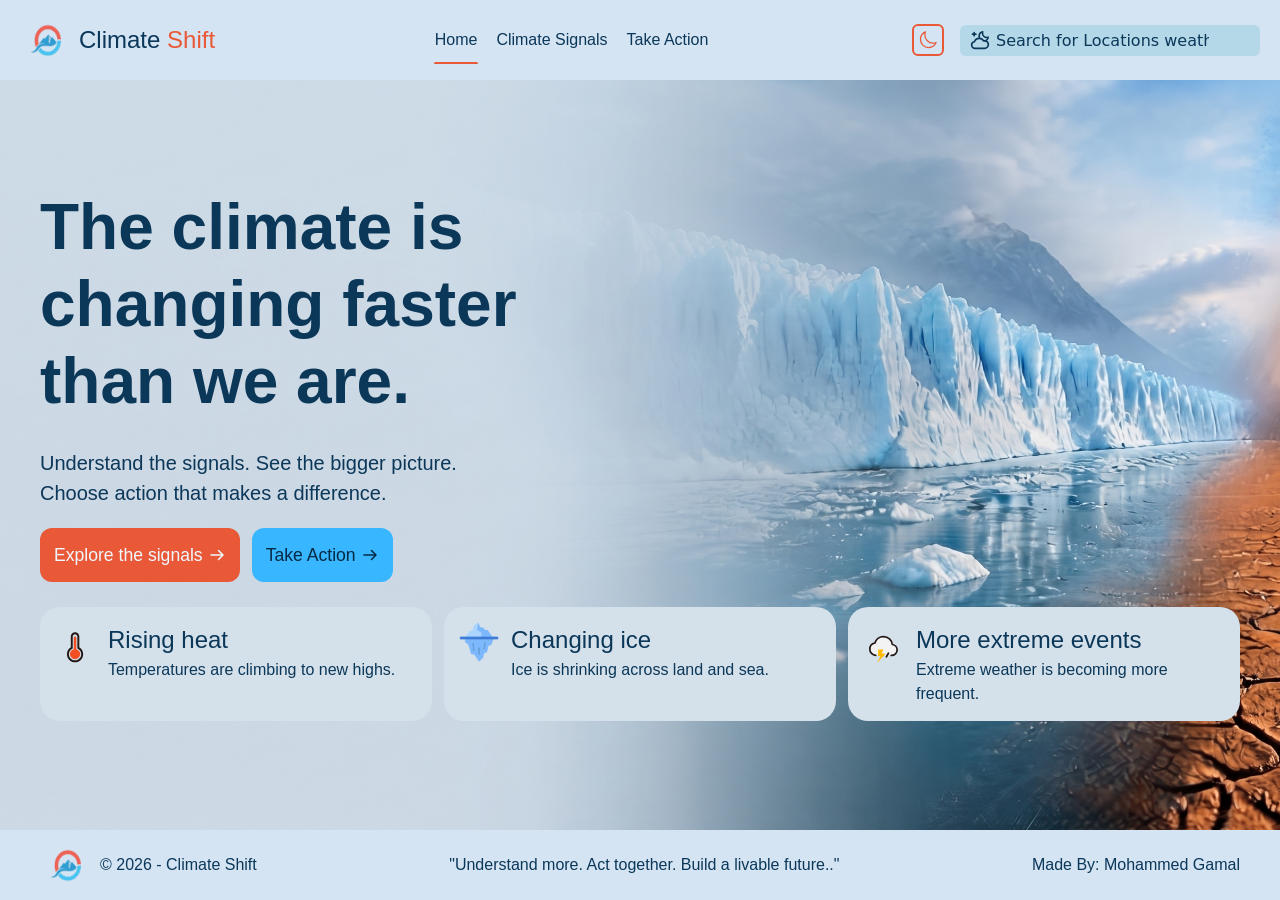
<file: index.html>
<!DOCTYPE html>
<html lang="en">

<head>
    <meta charset="UTF-8">
    <meta name="viewport" content="width=device-width, initial-scale=1.0">
    <title>Climate Shift</title>
    <link rel="stylesheet" href="assets/bootstrap.min.css">
    <link rel="stylesheet" href="assets/main.css">
</head>

<body>
    <nav class="navbar">
        <a href="index.html" target="_self" class="navbar-brand">
            <img class="logo" src="assets/images/logo.webp">
            <span class="navbar-brand-title">Climate <span>Shift</span></span>
        </a>
        <ul class="navbar-links">
            <li class="nav-link"><a href="index.html" target="_self">Home</a></li>
            <li class="nav-link"><a href="climate_signals.html" target="_self">Climate Signals</a></li>
            <li class="nav-link"><a href="take_action.html" target="_self">Take Action</a></li>
        </ul>
        <div class="collapsed-navbar">
            <ul class="collapsed-navbar-links">
                <li>
                    <div
                        class="collapsed-weather-search weather-search d-flex justify-content-center align-items-center position-relative d-none">
                        <svg width="20px" height="20px" viewBox="0 0 24 24" fill="none"
                            xmlns="http://www.w3.org/2000/svg">
                            <path
                                d="M16.5 13C19.0768 13 21.2397 11.228 21.8366 8.83604C21.4087 8.94287 20.961 8.99958 20.5 8.99958C17.4624 8.99958 15 6.53715 15 3.49958C15 3.03881 15.0567 2.59128 15.1634 2.16357C12.7717 2.76068 11 4.92345 11 7.50003C11 8.41275 11.2223 9.27355 11.6158 10.0312M5 7V3M3 5H7M6 22C3.79086 22 2 20.2091 2 18C2 16.0221 3.43551 14.3796 5.32148 14.0573C6.12876 11.697 8.3662 10 11 10C13.2882 10 15.2772 11.2809 16.2892 13.1648C16.6744 13.0574 17.0805 13 17.5 13C19.9853 13 22 15.0147 22 17.5C22 19.9853 19.9853 22 17.5 22C13.6667 22 9.83333 22 6 22Z"
                                stroke="currentColor" stroke-width="2" stroke-linecap="round" stroke-linejoin="round" />
                        </svg>
                        <input class="search-input border-0 h-100 rounded" type="search"
                            placeholder="Search for Locations weather..">
                        <div class="result-card d-flex justify-content-center align-items-center d-none">
                            <ul
                                class="locations w-100 d-flex flex-column justify-content-center align-items-center gap-2">
                            </ul>
                            <span class="fw-bold d-none">No results found!</span>
                        </div>
                    </div>
                </li>
                <li class="nav-link"><a href="index.html" target="_self">Home</a></li>
                <li class="nav-link"><a href="climate_signals.html" target="_self">Climate Signals</a></li>
                <li class="nav-link"><a href="take_action.html" target="_self">Take Action</a></li>
            </ul>
        </div>
        <button class="theme-btn d-flex align-items-center p-1 rounded bg-primary ms-auto bg-transparent">
            <svg width="20px" height="20px" xmlns="http://www.w3.org/2000/svg" fill="none" viewBox="0 0 24 24"
                stroke-width="1.5" stroke="currentColor" class="size-6">
                <path stroke-linecap="round" stroke-linejoin="round"
                    d="M21.752 15.002A9.72 9.72 0 0 1 18 15.75c-5.385 0-9.75-4.365-9.75-9.75 0-1.33.266-2.597.748-3.752A9.753 9.753 0 0 0 3 11.25C3 16.635 7.365 21 12.75 21a9.753 9.753 0 0 0 9.002-5.998Z" />
            </svg>
        </button>
        <div class="weather-search d-flex justify-content-center align-items-center position-relative ms-3">
            <svg width="20px" height="20px" viewBox="0 0 24 24" fill="none" xmlns="http://www.w3.org/2000/svg">
                <path
                    d="M16.5 13C19.0768 13 21.2397 11.228 21.8366 8.83604C21.4087 8.94287 20.961 8.99958 20.5 8.99958C17.4624 8.99958 15 6.53715 15 3.49958C15 3.03881 15.0567 2.59128 15.1634 2.16357C12.7717 2.76068 11 4.92345 11 7.50003C11 8.41275 11.2223 9.27355 11.6158 10.0312M5 7V3M3 5H7M6 22C3.79086 22 2 20.2091 2 18C2 16.0221 3.43551 14.3796 5.32148 14.0573C6.12876 11.697 8.3662 10 11 10C13.2882 10 15.2772 11.2809 16.2892 13.1648C16.6744 13.0574 17.0805 13 17.5 13C19.9853 13 22 15.0147 22 17.5C22 19.9853 19.9853 22 17.5 22C13.6667 22 9.83333 22 6 22Z"
                    stroke="currentColor" stroke-width="2" stroke-linecap="round" stroke-linejoin="round" />
            </svg>
            <input class="search-input border-0 h-100 rounded" type="search"
                placeholder="Search for Locations weather..">
            <div class="result-card d-flex justify-content-center align-items-center d-none">
                <ul class="locations w-100 d-flex flex-column justify-content-center align-items-center gap-2">
                </ul>
                <span class="fw-bold d-none">No results found!</span>
            </div>
        </div>
        <button type="button" class="navbar-collapse-btn ms-3" data-active="false">
            <svg width="30px" height="30px" viewBox="0 0 24 24" fill="none" xmlns="http://www.w3.org/2000/svg">
                <path
                    d="M6.5 17.5L6.5 6.5M7.8 3H16.2C17.8802 3 18.7202 3 19.362 3.32698C19.9265 3.6146 20.3854 4.07354 20.673 4.63803C21 5.27976 21 6.11984 21 7.8V16.2C21 17.8802 21 18.7202 20.673 19.362C20.3854 19.9265 19.9265 20.3854 19.362 20.673C18.7202 21 17.8802 21 16.2 21H7.8C6.11984 21 5.27976 21 4.63803 20.673C4.07354 20.3854 3.6146 19.9265 3.32698 19.362C3 18.7202 3 17.8802 3 16.2V7.8C3 6.11984 3 5.27976 3.32698 4.63803C3.6146 4.07354 4.07354 3.6146 4.63803 3.32698C5.27976 3 6.11984 3 7.8 3Z"
                    stroke="currentColor" stroke-width="2" stroke-linecap="round" stroke-linejoin="round" />
            </svg>
        </button>
    </nav>
    <main class="main-content">
        <div class="content">
            <h1 class="content-title">The climate is<br> changing faster<br> than we are.</h1>
            <p class="content-description">Understand the signals. See the bigger picture.<br> Choose action that makes
                a difference.</p>
            <div class="pages-links">
                <a href="climate_signals.html" role="button" class="link-btn-1">Explore the signals <svg width="18px"
                        height="18px" viewBox="0 0 24 24" fill="none" xmlns="http://www.w3.org/2000/svg">
                        <path d="M4 12H20M20 12L14 6M20 12L14 18" stroke="currentColor" stroke-width="2"
                            stroke-linecap="round" stroke-linejoin="round" />
                    </svg></a>
                <a href="take_action.html" role="button" class="link-btn-2">Take Action <svg width="18px" height="18px"
                        viewBox="0 0 24 24" fill="none" xmlns="http://www.w3.org/2000/svg">
                        <path d="M4 12H20M20 12L14 6M20 12L14 18" stroke="currentColor" stroke-width="2"
                            stroke-linecap="round" stroke-linejoin="round" />
                    </svg></a>
            </div>
            <div class="content-cards">
                <div class="hero-card">
                    <svg width="48px" height="48px" viewBox="0 0 48 48" fill="none" xmlns="http://www.w3.org/2000/svg">
                        <path fill-rule="evenodd" clip-rule="evenodd"
                            d="M23.5 8C26.2483 8 28.4762 10.2099 28.4762 12.9359V25.5491C31.1882 27.2064 33 30.1798 33 33.5769C33 38.7811 28.7467 43 23.5 43C18.2533 43 14 38.7811 14 33.5769C14 30.1798 15.8118 27.2064 18.5238 25.5491V12.9359C18.5238 10.2099 20.7517 8 23.5 8ZM20.7857 26.9193C18.1331 27.9844 16.2619 30.5639 16.2619 33.5769C16.2619 37.542 19.5025 40.7564 23.5 40.7564C27.4975 40.7564 30.7381 37.542 30.7381 33.5769C30.7381 30.5639 28.8669 27.9844 26.2143 26.9193V12.9359C26.2143 11.449 24.9991 10.2436 23.5 10.2436C22.0009 10.2436 20.7857 11.449 20.7857 12.9359V26.9193Z"
                            fill="#231815" />
                        <path fill-rule="evenodd" clip-rule="evenodd"
                            d="M23.5 13C24.3284 13 25 13.6716 25 14.5V27.689C27.5878 28.3551 29.5 30.7042 29.5 33.5C29.5 36.8137 26.8137 39.5 23.5 39.5C20.1863 39.5 17.5 36.8137 17.5 33.5C17.5 30.7042 19.4122 28.3551 22 27.689V14.5C22 13.6716 22.6716 13 23.5 13Z"
                            fill="#F25022" />
                    </svg>
                    <div class="card-info">
                        <span>
                            Rising heat
                        </span>
                        <p>Temperatures are climbing to new highs.</p>
                    </div>
                </div>
                <div class="hero-card">
                    <img src="assets/images/ice.webp" width="40px" height="40px" alt="ice">
                    <div class="card-info">
                        <span>Changing ice</span>
                        <p>Ice is shrinking across land and sea.</p>
                    </div>
                </div>
                <div class="hero-card">
                    <svg width="48px" height="48px" viewBox="0 0 48 48" fill="none" xmlns="http://www.w3.org/2000/svg">
                        <path fill-rule="evenodd" clip-rule="evenodd"
                            d="M33.8127 21.0641C33.8127 21.0641 33.997 22 34.0599 22.009C37.4537 22.4929 40 24.4725 40 28C40 31.866 36.866 35 33 35H15C11.134 35 8 31.866 8 28C8 24.4725 10.6092 21.5544 14.003 21.0705C14.0659 21.0615 14.1275 21.0596 14.1873 21.0641C15.0889 16.4677 19.1395 13 24 13C28.8605 13 32.9111 16.4677 33.8127 21.0641Z"
                            fill="#F3F3F3" />
                        <path
                            d="M33 35H33.4118C37.0503 35 40 32.1272 40 28.5833C40 25.3383 37.5268 22.6559 34.3161 22.2266C33.8697 17.0587 29.4215 13 24 13C19.2043 13 15.1702 16.1758 13.9938 20.486C10.5718 21.1766 8 24.1291 8 27.6667C8 31.5434 11.0886 34.7175 15 34.9822"
                            stroke="#231815" stroke-width="2" stroke-linecap="round" stroke-linejoin="round" />
                        <path fill-rule="evenodd" clip-rule="evenodd"
                            d="M26.866 37.5622C26.3877 37.2861 26.2612 36.6098 26.5833 36.0518L28.9167 32.0104C29.2388 31.4524 29.8877 31.2239 30.366 31.5C30.8443 31.7762 30.9709 32.4524 30.6487 33.0104L28.3154 37.0518C27.9932 37.6098 27.3443 37.8383 26.866 37.5622Z"
                            fill="#231815" />
                        <path
                            d="M25.9808 33.1872C25.9396 33.0676 25.8374 32.9812 25.7157 32.9633L21.9947 32.4116L23.7017 28.4818C23.7473 28.376 23.7382 28.2533 23.6769 28.1559C23.6159 28.0588 23.511 28 23.3988 28H18.2022C18.0236 28 17.8772 28.1458 17.8708 28.3297L17.6315 35.3135C17.6255 35.488 17.7481 35.6391 17.9157 35.664L20.5027 36.048L17.0414 42.4926C16.9603 42.6443 17.0015 42.8341 17.1376 42.9357C17.1962 42.9793 17.2639 43 17.3316 43C17.4214 43 17.5105 42.9623 17.5755 42.8894L25.9127 33.5332C25.9958 33.4399 26.022 33.3068 25.9808 33.1872Z"
                            fill="#FFB900" />
                    </svg>
                    <div class="card-info">
                        <span>More extreme events</span>
                        <p>Extreme weather is becoming more frequent.</p>
                    </div>
                </div>
            </div>
        </div>
    </main>
    <footer class="footer">
        <div class="footer-brand">
            <img class="logo" src="assets/images/logo.webp">
            <span class="footer-text">&copy; 2026 - Climate Shift</span>
        </div>
        <span class="footer-text">"Understand more. Act together.<br> Build a livable
            future.."</span>
        <span class="footer-text">Made By: Mohammed Gamal</span>
    </footer>
    <script src="assets/js/main.js"></script>
    <script src="assets/js/weather-api.js"></script>
    <script src="assets/js/theme.js"></script>
</body>

</html>
</file>
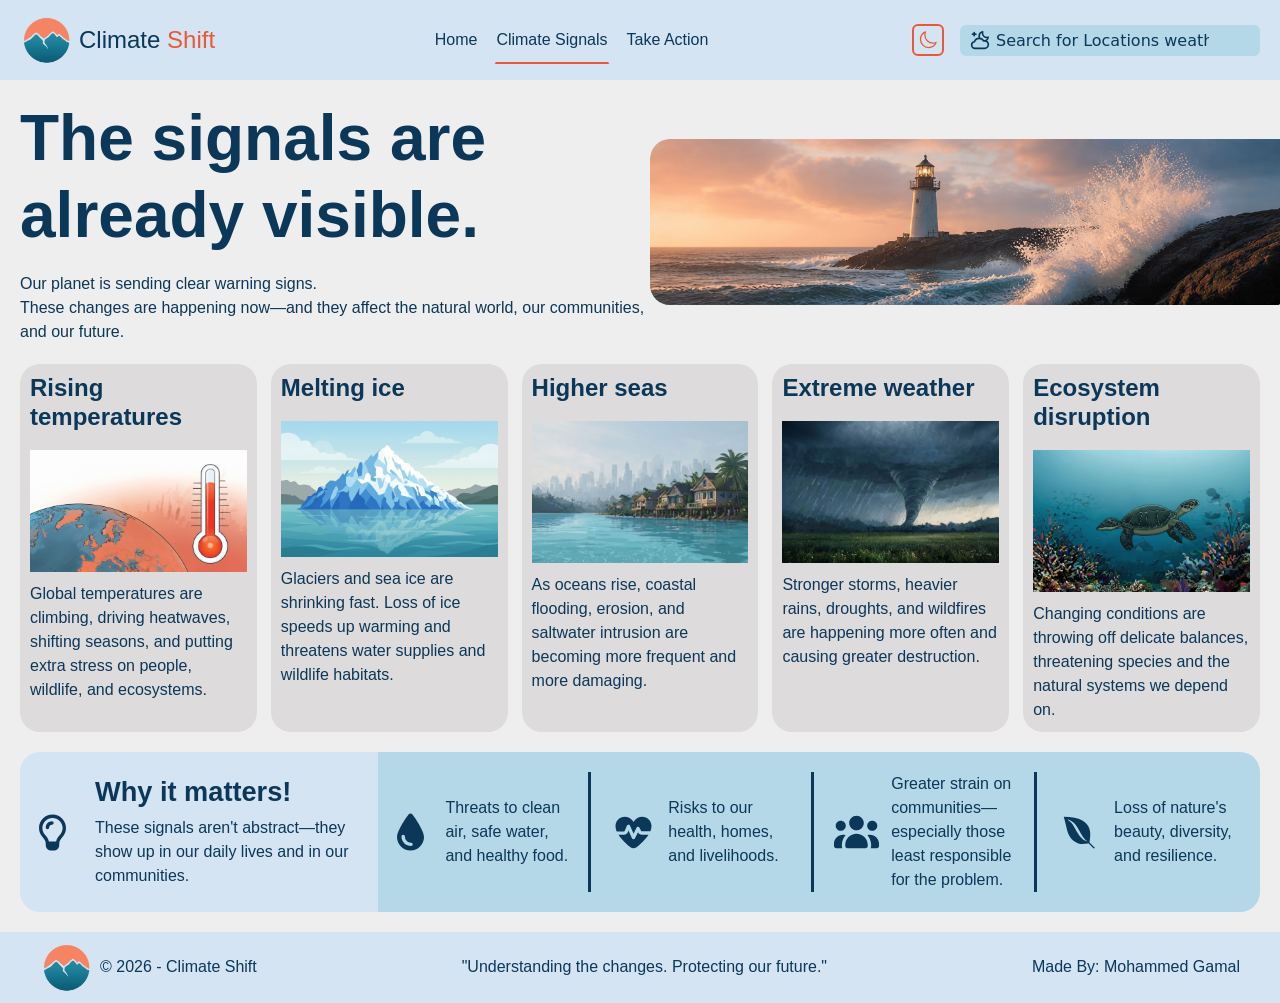
<file: climate_signals.html>
<!DOCTYPE html>
<html lang="en">

<head>
    <meta charset="UTF-8">
    <meta name="viewport" content="width=device-width, initial-scale=1.0">
    <title>Climate Shift</title>
    <link rel="stylesheet" href="assets/bootstrap.min.css">
    <link rel="stylesheet" href="assets/main.css">
</head>

<body style="background-color: #eee;">
    <nav class="navbar">
        <a href="index.html" target="_self" class="navbar-brand">
            <img class="logo" src="assets/images/logo2.webp">
            <span class="navbar-brand-title">Climate <span>Shift</span></span>
        </a>
        <ul class="navbar-links">
            <li class="nav-link"><a href="index.html" target="_self">Home</a></li>
            <li class="nav-link"><a href="climate_signals.html" target="_self">Climate Signals</a></li>
            <li class="nav-link"><a href="take_action.html" target="_self">Take Action</a></li>
        </ul>
        <div class="collapsed-navbar">
            <ul class="collapsed-navbar-links">
                <li>
                    <div
                        class="collapsed-weather-search weather-search d-flex justify-content-center align-items-center position-relative d-none">
                        <svg width="20px" height="20px" viewBox="0 0 24 24" fill="none"
                            xmlns="http://www.w3.org/2000/svg">
                            <path
                                d="M16.5 13C19.0768 13 21.2397 11.228 21.8366 8.83604C21.4087 8.94287 20.961 8.99958 20.5 8.99958C17.4624 8.99958 15 6.53715 15 3.49958C15 3.03881 15.0567 2.59128 15.1634 2.16357C12.7717 2.76068 11 4.92345 11 7.50003C11 8.41275 11.2223 9.27355 11.6158 10.0312M5 7V3M3 5H7M6 22C3.79086 22 2 20.2091 2 18C2 16.0221 3.43551 14.3796 5.32148 14.0573C6.12876 11.697 8.3662 10 11 10C13.2882 10 15.2772 11.2809 16.2892 13.1648C16.6744 13.0574 17.0805 13 17.5 13C19.9853 13 22 15.0147 22 17.5C22 19.9853 19.9853 22 17.5 22C13.6667 22 9.83333 22 6 22Z"
                                stroke="currentColor" stroke-width="2" stroke-linecap="round" stroke-linejoin="round" />
                        </svg>
                        <input class="search-input border-0 h-100 rounded" type="search"
                            placeholder="Search for Locations weather..">
                        <div class="result-card d-flex justify-content-center align-items-center d-none">
                            <ul
                                class="locations w-100 d-flex flex-column justify-content-center align-items-center gap-2">
                            </ul>
                            <span class="fw-bold d-none">No results found!</span>
                        </div>
                    </div>
                </li>
                <li class="nav-link"><a href="index.html" target="_self">Home</a></li>
                <li class="nav-link"><a href="climate_signals.html" target="_self">Climate Signals</a></li>
                <li class="nav-link"><a href="take_action.html" target="_self">Take Action</a></li>
            </ul>
        </div>
        <button class="theme-btn d-flex align-items-center p-1 rounded bg-primary ms-auto bg-transparent">
            <svg width="20px" height="20px" xmlns="http://www.w3.org/2000/svg" fill="none" viewBox="0 0 24 24"
                stroke-width="1.5" stroke="currentColor" class="size-6">
                <path stroke-linecap="round" stroke-linejoin="round"
                    d="M21.752 15.002A9.72 9.72 0 0 1 18 15.75c-5.385 0-9.75-4.365-9.75-9.75 0-1.33.266-2.597.748-3.752A9.753 9.753 0 0 0 3 11.25C3 16.635 7.365 21 12.75 21a9.753 9.753 0 0 0 9.002-5.998Z" />
            </svg>
        </button>
        <div class="weather-search d-flex justify-content-center align-items-center position-relative ms-3">
            <svg width="20px" height="20px" viewBox="0 0 24 24" fill="none" xmlns="http://www.w3.org/2000/svg">
                <path
                    d="M16.5 13C19.0768 13 21.2397 11.228 21.8366 8.83604C21.4087 8.94287 20.961 8.99958 20.5 8.99958C17.4624 8.99958 15 6.53715 15 3.49958C15 3.03881 15.0567 2.59128 15.1634 2.16357C12.7717 2.76068 11 4.92345 11 7.50003C11 8.41275 11.2223 9.27355 11.6158 10.0312M5 7V3M3 5H7M6 22C3.79086 22 2 20.2091 2 18C2 16.0221 3.43551 14.3796 5.32148 14.0573C6.12876 11.697 8.3662 10 11 10C13.2882 10 15.2772 11.2809 16.2892 13.1648C16.6744 13.0574 17.0805 13 17.5 13C19.9853 13 22 15.0147 22 17.5C22 19.9853 19.9853 22 17.5 22C13.6667 22 9.83333 22 6 22Z"
                    stroke="currentColor" stroke-width="2" stroke-linecap="round" stroke-linejoin="round" />
            </svg>
            <input class="search-input border-0 h-100 rounded" type="search"
                placeholder="Search for Locations weather..">
            <div class="result-card d-flex justify-content-center align-items-center d-none">
                <ul class="locations w-100 d-flex flex-column justify-content-center align-items-center gap-2">
                </ul>
                <span class="fw-bold d-none">No results found!</span>
            </div>
        </div>
        <button type="button" class="navbar-collapse-btn ms-3" data-active="false">
            <svg width="30px" height="30px" viewBox="0 0 24 24" fill="none" xmlns="http://www.w3.org/2000/svg">
                <path
                    d="M6.5 17.5L6.5 6.5M7.8 3H16.2C17.8802 3 18.7202 3 19.362 3.32698C19.9265 3.6146 20.3854 4.07354 20.673 4.63803C21 5.27976 21 6.11984 21 7.8V16.2C21 17.8802 21 18.7202 20.673 19.362C20.3854 19.9265 19.9265 20.3854 19.362 20.673C18.7202 21 17.8802 21 16.2 21H7.8C6.11984 21 5.27976 21 4.63803 20.673C4.07354 20.3854 3.6146 19.9265 3.32698 19.362C3 18.7202 3 17.8802 3 16.2V7.8C3 6.11984 3 5.27976 3.32698 4.63803C3.6146 4.07354 4.07354 3.6146 4.63803 3.32698C5.27976 3 6.11984 3 7.8 3Z"
                    stroke="currentColor" stroke-width="2" stroke-linecap="round" stroke-linejoin="round" />
            </svg>
        </button>
    </nav>
    <main class="Signals-Container">
        <div class="signals-hero">
            <div class="signals-brief">
                <h1 class="signals-brief-title">The signals are<br> already visible.</h1>
                <p class="signals-brief-description">Our planet is sending clear warning signs.<br> These changes are
                    happening now—and they affect the natural world, our communities,<br> and our future.</p>
            </div>
            <div class="signal-hero-img">
                <img src="assets/images/cs1.webp" alt="signals-brief">
            </div>
        </div>
        <div class="signals-cards">
            <div class="signal-card">
                <h2 class="signal-card-title">Rising temperatures</h2>
                <img src="assets/images/cs2.webp" alt="Rising temperatures">
                <p class="signal-card-description">Global temperatures are climbing, driving heatwaves, shifting
                    seasons, and putting extra stress on people, wildlife, and ecosystems.</p>
            </div>
            <div class="signal-card">
                <h2 class="signal-card-title">Melting ice</h2>
                <img src="assets/images/cs3.webp" alt="Melting ice">
                <p class="signal-card-description">Glaciers and sea ice are shrinking fast. Loss of ice speeds up
                    warming and threatens water supplies and wildlife habitats.</p>
            </div>
            <div class="signal-card">
                <h2 class="signal-card-title">Higher seas</h2>
                <img src="assets/images/cs4.webp" alt="Higher seas">
                <p class="signal-card-description">As oceans rise, coastal flooding, erosion, and saltwater intrusion
                    are becoming more frequent and more damaging.</p>
            </div>
            <div class="signal-card">
                <h2 class="signal-card-title">Extreme weather</h2>
                <img src="assets/images/cs5.webp" alt="Extreme weather">
                <p class="signal-card-description">Stronger storms, heavier rains, droughts, and wildfires are happening
                    more often and causing greater destruction.</p>
            </div>
            <div class="signal-card">
                <h2 class="signal-card-title">Ecosystem disruption</h2>
                <img src="assets/images/cs6.webp" alt="Ecosystem disruption">
                <p class="signal-card-description">Changing conditions are throwing off delicate balances, threatening
                    species and the natural systems we depend on.</p>
            </div>
        </div>
        <div class="why-it-matters">
            <div class="why-section">
                <svg width="45px" height="45px" xmlns="http://www.w3.org/2000/svg" viewBox="0 0 640 640">
                    <path
                        d="M424.5 355.1C449 329.2 464 294.4 464 256C464 176.5 399.5 112 320 112C240.5 112 176 176.5 176 256C176 294.4 191 329.2 215.5 355.1C236.8 377.5 260.4 409.1 268.8 448L371.2 448C379.6 409 403.2 377.5 424.5 355.1zM459.3 388.1C435.7 413 416 443.4 416 477.7L416 496C416 540.2 380.2 576 336 576L304 576C259.8 576 224 540.2 224 496L224 477.7C224 443.4 204.3 413 180.7 388.1C148 353.7 128 307.2 128 256C128 150 214 64 320 64C426 64 512 150 512 256C512 307.2 492 353.7 459.3 388.1zM272 248C272 261.3 261.3 272 248 272C234.7 272 224 261.3 224 248C224 199.4 263.4 160 312 160C325.3 160 336 170.7 336 184C336 197.3 325.3 208 312 208C289.9 208 272 225.9 272 248z" />
                </svg>
                <div class="why-info">
                    <h1>Why it matters!</h1>
                    <p>These signals aren't abstract—they show up in our daily lives and in our communities.</p>
                </div>
            </div>
            <div class="reasons">
                <div class="reason">
                    <svg width="45px" height="45px" xmlns="http://www.w3.org/2000/svg" viewBox="0 0 640 640">
                        <path
                            d="M320 576C214 576 128 490 128 384C128 292.8 258.2 109.9 294.6 60.5C300.5 52.5 309.8 48 319.8 48L320.2 48C330.2 48 339.5 52.5 345.4 60.5C381.8 109.9 512 292.8 512 384C512 490 426 576 320 576zM240 376C240 362.7 229.3 352 216 352C202.7 352 192 362.7 192 376C192 451.1 252.9 512 328 512C341.3 512 352 501.3 352 488C352 474.7 341.3 464 328 464C279.4 464 240 424.6 240 376z" />
                    </svg>
                    <p>Threats to clean air, safe water, and healthy food.</p>
                </div>
                <div class="reason">
                    <svg width="45px" height="45px" xmlns="http://www.w3.org/2000/svg" viewBox="0 0 640 640">
                        <path
                            d="M320 171.9L305 151.1C280 116.5 239.9 96 197.1 96C123.6 96 64 155.6 64 229.1L64 231.7C64 255.3 70.2 279.7 80.6 304L186.6 304C189.8 304 192.7 302.1 194 299.1L225.8 222.8C229.5 214 238.1 208.2 247.6 208C257.1 207.8 265.9 213.4 269.8 222.1L321.1 336L362.5 253.2C366.6 245.1 374.9 239.9 384 239.9C393.1 239.9 401.4 245 405.5 253.2L428.7 299.5C430.1 302.2 432.8 303.9 435.9 303.9L559.5 303.9C570 279.6 576.1 255.2 576.1 231.6L576.1 229C576 155.6 516.4 96 442.9 96C400.2 96 360 116.5 335 151.1L320 171.8zM533.6 352L435.8 352C414.6 352 395.2 340 385.7 321L384 317.6L341.5 402.7C337.4 411 328.8 416.2 319.5 416C310.2 415.8 301.9 410.3 298.1 401.9L248.8 292.4L238.3 317.6C229.6 338.5 209.2 352.1 186.6 352.1L106.4 352.1C153.6 425.9 229.4 493.8 276.8 530C289.2 539.4 304.4 544.1 319.9 544.1C335.4 544.1 350.7 539.5 363 530C410.6 493.7 486.4 425.8 533.6 352z" />
                    </svg>
                    <p>Risks to our health, homes, and livelihoods.</p>
                </div>
                <div class="reason">
                    <svg width="45px" height="45px" xmlns="http://www.w3.org/2000/svg" viewBox="0 0 640 640">
                        <path
                            d="M320 80C377.4 80 424 126.6 424 184C424 241.4 377.4 288 320 288C262.6 288 216 241.4 216 184C216 126.6 262.6 80 320 80zM96 152C135.8 152 168 184.2 168 224C168 263.8 135.8 296 96 296C56.2 296 24 263.8 24 224C24 184.2 56.2 152 96 152zM0 480C0 409.3 57.3 352 128 352C140.8 352 153.2 353.9 164.9 357.4C132 394.2 112 442.8 112 496L112 512C112 523.4 114.4 534.2 118.7 544L32 544C14.3 544 0 529.7 0 512L0 480zM521.3 544C525.6 534.2 528 523.4 528 512L528 496C528 442.8 508 394.2 475.1 357.4C486.8 353.9 499.2 352 512 352C582.7 352 640 409.3 640 480L640 512C640 529.7 625.7 544 608 544L521.3 544zM472 224C472 184.2 504.2 152 544 152C583.8 152 616 184.2 616 224C616 263.8 583.8 296 544 296C504.2 296 472 263.8 472 224zM160 496C160 407.6 231.6 336 320 336C408.4 336 480 407.6 480 496L480 512C480 529.7 465.7 544 448 544L192 544C174.3 544 160 529.7 160 512L160 496z" />
                    </svg>
                    <p>Greater strain on communities—especially those least responsible for the problem.</p>
                </div>
                <div class="reason">
                    <svg width="45px" height="45px" xmlns="http://www.w3.org/2000/svg" viewBox="0 0 640 640">
                        <path
                            d="M96 96C573.6 96 462.6 413.3 463.1 462.3L544 544L518 544L447.6 472.8C408.6 477 323.2 507.3 233.2 435.8C143 364.3 148 278.7 96 96zM175.7 142C126 118.5 170.5 151.2 170.5 151.2C215.7 182.4 236.5 224.9 260.7 271.1C292.2 331.3 339.7 410.8 404.9 438.8C469.9 466.8 439.1 451.3 410.9 430.3C382.7 409.1 342.7 343.3 319.9 300.1C288.2 240.1 258.9 181.5 175.7 142z" />
                    </svg>
                    <p>Loss of nature's beauty, diversity, and resilience.</p>
                </div>
            </div>
        </div>
    </main>
    <footer class="footer">
        <div class="footer-brand">
            <img class="logo" src="assets/images/logo2.webp">
            <span class="footer-text">&copy; 2026 - Climate Shift</span>
        </div>
        <span class="footer-text">"Understanding the changes.<br> Protecting our future."</span>
        <span class="footer-text">Made By: Mohammed Gamal</span>
    </footer>
    <script src="assets/js/main.js"></script>
    <script src="assets/js/weather-api.js"></script>
    <script src="assets/js/theme.js"></script>

</body>

</html>
</file>
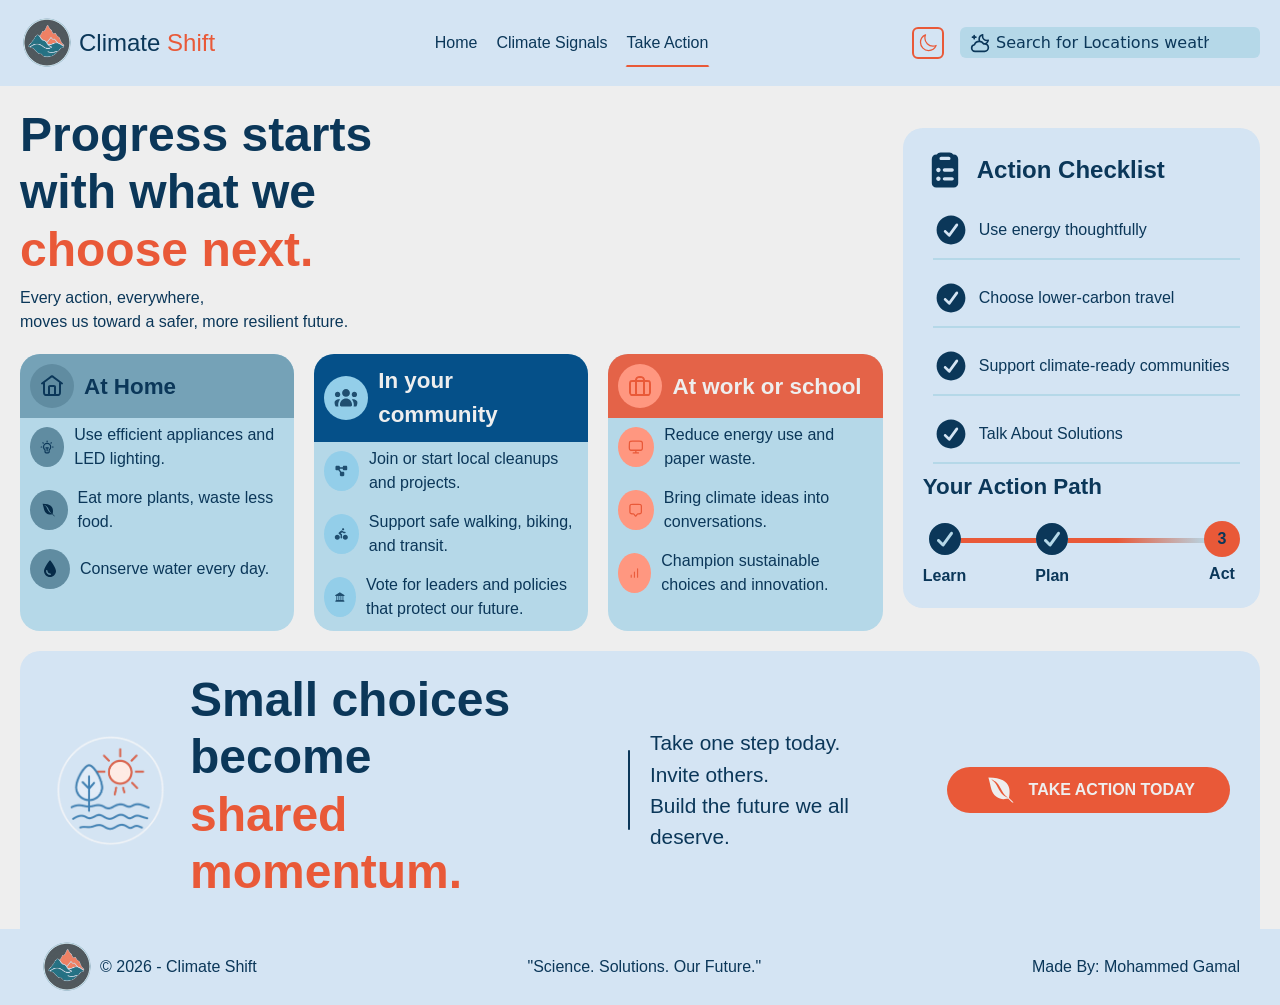
<file: take_action.html>
<!DOCTYPE html>
<html lang="en">

<head>
    <meta charset="UTF-8">
    <meta name="viewport" content="width=device-width, initial-scale=1.0">
    <title>Climate Shift</title>
    <link rel="stylesheet" href="assets/bootstrap.min.css">
    <link rel="stylesheet" href="assets/main.css">
</head>

<body style="background-color: #eee;">
    <nav class="navbar">
        <a href="index.html" target="_self" class="navbar-brand">
            <img class="logo" src="assets/images/logo3.webp">
            <span class="navbar-brand-title">Climate <span>Shift</span></span>
        </a>
        <div class="alert" style="display: none;">
            <svg width="26px" height="26px" viewBox="0 0 24 24" fill="none" xmlns="http://www.w3.org/2000/svg">
                <path
                    d="M9 17H7C4.23858 17 2 14.7614 2 12C2 9.23858 4.23858 7 7 7H9M15 17H17C19.7614 17 22 14.7614 22 12C22 9.23858 19.7614 7 17 7H15M7 12L17 12"
                    stroke="currentColor" stroke-width="2" stroke-linecap="round" stroke-linejoin="round" />
            </svg>
            Link Copied
        </div>
        <ul class="navbar-links">
            <li class="nav-link"><a href="index.html" target="_self">Home</a></li>
            <li class="nav-link"><a href="climate_signals.html" target="_self">Climate Signals</a></li>
            <li class="nav-link"><a href="take_action.html" target="_self">Take Action</a></li>
        </ul>
        <div class="collapsed-navbar">
            <ul class="collapsed-navbar-links">
                <li>
                    <div
                        class="collapsed-weather-search weather-search d-flex justify-content-center align-items-center position-relative d-none">
                        <svg width="20px" height="20px" viewBox="0 0 24 24" fill="none"
                            xmlns="http://www.w3.org/2000/svg">
                            <path
                                d="M16.5 13C19.0768 13 21.2397 11.228 21.8366 8.83604C21.4087 8.94287 20.961 8.99958 20.5 8.99958C17.4624 8.99958 15 6.53715 15 3.49958C15 3.03881 15.0567 2.59128 15.1634 2.16357C12.7717 2.76068 11 4.92345 11 7.50003C11 8.41275 11.2223 9.27355 11.6158 10.0312M5 7V3M3 5H7M6 22C3.79086 22 2 20.2091 2 18C2 16.0221 3.43551 14.3796 5.32148 14.0573C6.12876 11.697 8.3662 10 11 10C13.2882 10 15.2772 11.2809 16.2892 13.1648C16.6744 13.0574 17.0805 13 17.5 13C19.9853 13 22 15.0147 22 17.5C22 19.9853 19.9853 22 17.5 22C13.6667 22 9.83333 22 6 22Z"
                                stroke="currentColor" stroke-width="2" stroke-linecap="round" stroke-linejoin="round" />
                        </svg>
                        <input class="search-input border-0 h-100 rounded" type="search"
                            placeholder="Search for Locations weather..">
                        <div class="result-card d-flex justify-content-center align-items-center d-none">
                            <ul
                                class="locations w-100 d-flex flex-column justify-content-center align-items-center gap-2">
                            </ul>
                            <span class="fw-bold d-none">No results found!</span>
                        </div>
                    </div>
                </li>
                <li class="nav-link"><a href="index.html" target="_self">Home</a></li>
                <li class="nav-link"><a href="climate_signals.html" target="_self">Climate Signals</a></li>
                <li class="nav-link"><a href="take_action.html" target="_self">Take Action</a></li>
            </ul>
        </div>
        <button class="theme-btn d-flex align-items-center p-1 rounded bg-primary ms-auto bg-transparent">
            <svg width="20px" height="20px" xmlns="http://www.w3.org/2000/svg" fill="none" viewBox="0 0 24 24"
                stroke-width="1.5" stroke="currentColor" class="size-6">
                <path stroke-linecap="round" stroke-linejoin="round"
                    d="M21.752 15.002A9.72 9.72 0 0 1 18 15.75c-5.385 0-9.75-4.365-9.75-9.75 0-1.33.266-2.597.748-3.752A9.753 9.753 0 0 0 3 11.25C3 16.635 7.365 21 12.75 21a9.753 9.753 0 0 0 9.002-5.998Z" />
            </svg>
        </button>
        <div class="weather-search d-flex justify-content-center align-items-center position-relative ms-3">
            <svg width="20px" height="20px" viewBox="0 0 24 24" fill="none" xmlns="http://www.w3.org/2000/svg">
                <path
                    d="M16.5 13C19.0768 13 21.2397 11.228 21.8366 8.83604C21.4087 8.94287 20.961 8.99958 20.5 8.99958C17.4624 8.99958 15 6.53715 15 3.49958C15 3.03881 15.0567 2.59128 15.1634 2.16357C12.7717 2.76068 11 4.92345 11 7.50003C11 8.41275 11.2223 9.27355 11.6158 10.0312M5 7V3M3 5H7M6 22C3.79086 22 2 20.2091 2 18C2 16.0221 3.43551 14.3796 5.32148 14.0573C6.12876 11.697 8.3662 10 11 10C13.2882 10 15.2772 11.2809 16.2892 13.1648C16.6744 13.0574 17.0805 13 17.5 13C19.9853 13 22 15.0147 22 17.5C22 19.9853 19.9853 22 17.5 22C13.6667 22 9.83333 22 6 22Z"
                    stroke="currentColor" stroke-width="2" stroke-linecap="round" stroke-linejoin="round" />
            </svg>
            <input class="search-input border-0 h-100 rounded" type="search"
                placeholder="Search for Locations weather..">
            <div class="result-card d-flex justify-content-center align-items-center d-none">
                <ul class="locations w-100 d-flex flex-column justify-content-center align-items-center gap-2">
                </ul>
                <span class="fw-bold d-none">No results found!</span>
            </div>
        </div>
        <button type="button" class="navbar-collapse-btn ms-3" data-active="false">
            <svg width="30px" height="30px" viewBox="0 0 24 24" fill="none" xmlns="http://www.w3.org/2000/svg">
                <path
                    d="M6.5 17.5L6.5 6.5M7.8 3H16.2C17.8802 3 18.7202 3 19.362 3.32698C19.9265 3.6146 20.3854 4.07354 20.673 4.63803C21 5.27976 21 6.11984 21 7.8V16.2C21 17.8802 21 18.7202 20.673 19.362C20.3854 19.9265 19.9265 20.3854 19.362 20.673C18.7202 21 17.8802 21 16.2 21H7.8C6.11984 21 5.27976 21 4.63803 20.673C4.07354 20.3854 3.6146 19.9265 3.32698 19.362C3 18.7202 3 17.8802 3 16.2V7.8C3 6.11984 3 5.27976 3.32698 4.63803C3.6146 4.07354 4.07354 3.6146 4.63803 3.32698C5.27976 3 6.11984 3 7.8 3Z"
                    stroke="currentColor" stroke-width="2" stroke-linecap="round" stroke-linejoin="round" />
            </svg>
        </button>
    </nav>
    <main class="take-action">
        <div class="take-action-content">
            <div class="take-action-list">
                <div class="take-action-hero">
                    <h1 class="hero-title">Progress starts <br>with what we <br><span>choose next.</span></h1>
                    <p class="hero-description">Every action, everywhere,<br> moves us toward a safer, more resilient
                        future.</p>
                </div>
                <div class="take-action-cards">
                    <div class="take-action-card">
                        <div class="card-title">
                            <svg width="44px" height="44px" viewBox="0 0 24 24" fill="none"
                                xmlns="http://www.w3.org/2000/svg">
                                <path
                                    d="M9 21V13.6C9 13.0399 9 12.7599 9.109 12.546C9.20487 12.3578 9.35785 12.2049 9.54601 12.109C9.75993 12 10.04 12 10.6 12H13.4C13.9601 12 14.2401 12 14.454 12.109C14.6422 12.2049 14.7951 12.3578 14.891 12.546C15 12.7599 15 13.0399 15 13.6V21M2 9.5L11.04 2.72C11.3843 2.46181 11.5564 2.33271 11.7454 2.28294C11.9123 2.23902 12.0877 2.23902 12.2546 2.28295C12.4436 2.33271 12.6157 2.46181 12.96 2.72L22 9.5M4 8V17.8C4 18.9201 4 19.4802 4.21799 19.908C4.40974 20.2843 4.7157 20.5903 5.09202 20.782C5.51985 21 6.0799 21 7.2 21H16.8C17.9201 21 18.4802 21 18.908 20.782C19.2843 20.5903 19.5903 20.2843 19.782 19.908C20 19.4802 20 18.9201 20 17.8V8L13.92 3.44C13.2315 2.92361 12.8872 2.66542 12.5091 2.56589C12.1754 2.47804 11.8246 2.47804 11.4909 2.56589C11.1128 2.66542 10.7685 2.92361 10.08 3.44L4 8Z"
                                    stroke="currentColor" stroke-width="2" stroke-linecap="round"
                                    stroke-linejoin="round" />
                            </svg>
                            <span>At Home</span>
                        </div>
                        <div class="card-info">
                            <svg width="40px" height="40px" viewBox="0 0 24 24" fill="none"
                                xmlns="http://www.w3.org/2000/svg">
                                <path
                                    d="M12 2V3M3 12H2M5.5 5.5L4.8999 4.8999M18.5 5.5L19.1002 4.8999M22 12H21M10 13.5H14M12 13.5V18.5M15.5 16.874C17.0141 15.7848 18 14.0075 18 12C18 8.68629 15.3137 6 12 6C8.68629 6 6 8.68629 6 12C6 14.0075 6.98593 15.7848 8.5 16.874V18.8C8.5 19.9201 8.5 20.4802 8.71799 20.908C8.90973 21.2843 9.21569 21.5903 9.59202 21.782C10.0198 22 10.5799 22 11.7 22H12.3C13.4201 22 13.9802 22 14.408 21.782C14.7843 21.5903 15.0903 21.2843 15.282 20.908C15.5 20.4802 15.5 19.9201 15.5 18.8V16.874Z"
                                    stroke="currentColor" stroke-width="2" stroke-linecap="round"
                                    stroke-linejoin="round" />
                            </svg>
                            <p>Use efficient appliances and LED lighting.</p>
                        </div>
                        <div class="card-info">
                            <svg width="40px" height="40px" style="fill: #062b48;" xmlns="http://www.w3.org/2000/svg"
                                viewBox="0 0 640 640">
                                <path
                                    d="M96 96C573.6 96 462.6 413.3 463.1 462.3L544 544L518 544L447.6 472.8C408.6 477 323.2 507.3 233.2 435.8C143 364.3 148 278.7 96 96zM175.7 142C126 118.5 170.5 151.2 170.5 151.2C215.7 182.4 236.5 224.9 260.7 271.1C292.2 331.3 339.7 410.8 404.9 438.8C469.9 466.8 439.1 451.3 410.9 430.3C382.7 409.1 342.7 343.3 319.9 300.1C288.2 240.1 258.9 181.5 175.7 142z" />
                            </svg>
                            <p>Eat more plants, waste less food.</p>
                        </div>
                        <div class="card-info">
                            <svg width="40px" height="40px" style="fill: #062b48;" xmlns="http://www.w3.org/2000/svg"
                                viewBox="0 0 640 640">
                                <path
                                    d="M320 576C214 576 128 490 128 384C128 292.8 258.2 109.9 294.6 60.5C300.5 52.5 309.8 48 319.8 48L320.2 48C330.2 48 339.5 52.5 345.4 60.5C381.8 109.9 512 292.8 512 384C512 490 426 576 320 576zM240 376C240 362.7 229.3 352 216 352C202.7 352 192 362.7 192 376C192 451.1 252.9 512 328 512C341.3 512 352 501.3 352 488C352 474.7 341.3 464 328 464C279.4 464 240 424.6 240 376z" />
                            </svg>
                            <p>Conserve water every day.</p>
                        </div>
                    </div>
                    <div class="take-action-card">
                        <div class="card-title">
                            <svg width="44px" height="44px" xmlns="http://www.w3.org/2000/svg" viewBox="0 0 640 640">
                                <path
                                    d="M320 80C377.4 80 424 126.6 424 184C424 241.4 377.4 288 320 288C262.6 288 216 241.4 216 184C216 126.6 262.6 80 320 80zM96 152C135.8 152 168 184.2 168 224C168 263.8 135.8 296 96 296C56.2 296 24 263.8 24 224C24 184.2 56.2 152 96 152zM0 480C0 409.3 57.3 352 128 352C140.8 352 153.2 353.9 164.9 357.4C132 394.2 112 442.8 112 496L112 512C112 523.4 114.4 534.2 118.7 544L32 544C14.3 544 0 529.7 0 512L0 480zM521.3 544C525.6 534.2 528 523.4 528 512L528 496C528 442.8 508 394.2 475.1 357.4C486.8 353.9 499.2 352 512 352C582.7 352 640 409.3 640 480L640 512C640 529.7 625.7 544 608 544L521.3 544zM472 224C472 184.2 504.2 152 544 152C583.8 152 616 184.2 616 224C616 263.8 583.8 296 544 296C504.2 296 472 263.8 472 224zM160 496C160 407.6 231.6 336 320 336C408.4 336 480 407.6 480 496L480 512C480 529.7 465.7 544 448 544L192 544C174.3 544 160 529.7 160 512L160 496z" />
                            </svg>
                            <span>In your community</span>
                        </div>
                        <div class="card-info">
                            <svg width="40px" height="40px" xmlns="http://www.w3.org/2000/svg" viewBox="0 0 640 640">
                                <path
                                    d="M64 144C64 117.5 85.5 96 112 96L208 96C234.5 96 256 117.5 256 144L256 160L384 160L384 144C384 117.5 405.5 96 432 96L528 96C554.5 96 576 117.5 576 144L576 240C576 266.5 554.5 288 528 288L432 288C405.5 288 384 266.5 384 240L384 224L256 224L256 240C256 247.3 254.3 254.3 251.4 260.5L320 352L400 352C426.5 352 448 373.5 448 400L448 496C448 522.5 426.5 544 400 544L304 544C277.5 544 256 522.5 256 496L256 400C256 392.7 257.7 385.7 260.6 379.5L192 288L112 288C85.5 288 64 266.5 64 240L64 144z" />
                            </svg>
                            <p>Join or start local cleanups and projects.</p>
                        </div>
                        <div class="card-info">
                            <svg width="40px" height="40px" xmlns="http://www.w3.org/2000/svg" viewBox="0 0 640 640">
                                <path
                                    d="M400 160C426.5 160 448 138.5 448 112C448 85.5 426.5 64 400 64C373.5 64 352 85.5 352 112C352 138.5 373.5 160 400 160zM427.2 224L365.4 175.2C348.1 161.6 323.7 161.4 306.3 174.9L223.2 239.1C192.5 262.9 194.7 309.9 227.5 330.7L288 369.1L288 480C288 497.7 302.3 512 320 512C337.7 512 352 497.7 352 480L352 352C352 341.3 346.7 331.3 337.8 325.4L295 296.9L355.3 248.4L396 281C401.7 285.5 408.7 288 416 288L480 288C497.7 288 512 273.7 512 256C512 238.3 497.7 224 480 224L427.2 224zM144 576C205.9 576 256 525.9 256 464C256 402.1 205.9 352 144 352C82.1 352 32 402.1 32 464C32 525.9 82.1 576 144 576zM496 576C557.9 576 608 525.9 608 464C608 402.1 557.9 352 496 352C434.1 352 384 402.1 384 464C384 525.9 434.1 576 496 576z" />
                            </svg>
                            <p>Support safe walking, biking, and transit.</p>
                        </div>
                        <div class="card-info">
                            <svg width="40px" height="40px" xmlns="http://www.w3.org/2000/svg" viewBox="0 0 640 640">
                                <path
                                    d="M302.7 69.1C313.2 62.3 326.8 62.3 337.3 69.1L561.3 213.1C573.2 220.8 578.7 235.4 574.7 249C570.7 262.6 558.2 272 544 272L512 272L512 480L563.2 518.4C571.3 524.4 576 533.9 576 544C576 561.7 561.7 576 544 576L96 576C78.3 576 64 561.7 64 544C64 533.9 68.7 524.4 76.8 518.4L128 480L128 480L128 272L96 272C81.8 272 69.3 262.6 65.3 249C61.3 235.4 66.8 220.7 78.7 213.1L302.7 69.1zM400 272L400 480L464 480L464 272L400 272zM288 480L352 480L352 272L288 272L288 480zM176 272L176 480L240 480L240 272L176 272z" />
                            </svg>
                            <p>Vote for leaders and policies that protect our future.</p>
                        </div>
                    </div>
                    <div class="take-action-card">
                        <div class="card-title">
                            <svg width="44px" height="44px" viewBox="0 0 24 24" fill="none"
                                xmlns="http://www.w3.org/2000/svg">
                                <path
                                    d="M8 21V7C8 6.07003 8 5.60504 8.10222 5.22354C8.37962 4.18827 9.18827 3.37962 10.2235 3.10222C10.605 3 11.07 3 12 3C12.93 3 13.395 3 13.7765 3.10222C14.8117 3.37962 15.6204 4.18827 15.8978 5.22354C16 5.60504 16 6.07003 16 7V21M5.2 21H18.8C19.9201 21 20.4802 21 20.908 20.782C21.2843 20.5903 21.5903 20.2843 21.782 19.908C22 19.4802 22 18.9201 22 17.8V10.2C22 9.07989 22 8.51984 21.782 8.09202C21.5903 7.71569 21.2843 7.40973 20.908 7.21799C20.4802 7 19.9201 7 18.8 7H5.2C4.07989 7 3.51984 7 3.09202 7.21799C2.71569 7.40973 2.40973 7.71569 2.21799 8.09202C2 8.51984 2 9.07989 2 10.2V17.8C2 18.9201 2 19.4802 2.21799 19.908C2.40973 20.2843 2.71569 20.5903 3.09202 20.782C3.51984 21 4.0799 21 5.2 21Z"
                                    stroke="currentColor" stroke-width="2" stroke-linecap="round"
                                    stroke-linejoin="round" />
                            </svg>
                            <span>At work or school</span>
                        </div>
                        <div class="card-info">
                            <svg width="40px" height="40px" viewBox="0 0 24 24" fill="none"
                                xmlns="http://www.w3.org/2000/svg">
                                <path
                                    d="M8 21H16M12 17V21M6.8 17H17.2C18.8802 17 19.7202 17 20.362 16.673C20.9265 16.3854 21.3854 15.9265 21.673 15.362C22 14.7202 22 13.8802 22 12.2V7.8C22 6.11984 22 5.27976 21.673 4.63803C21.3854 4.07354 20.9265 3.6146 20.362 3.32698C19.7202 3 18.8802 3 17.2 3H6.8C5.11984 3 4.27976 3 3.63803 3.32698C3.07354 3.6146 2.6146 4.07354 2.32698 4.63803C2 5.27976 2 6.11984 2 7.8V12.2C2 13.8802 2 14.7202 2.32698 15.362C2.6146 15.9265 3.07354 16.3854 3.63803 16.673C4.27976 17 5.11984 17 6.8 17Z"
                                    stroke="currentColor" stroke-width="2" stroke-linecap="round"
                                    stroke-linejoin="round" />
                            </svg>
                            <p>Reduce energy use and paper waste.</p>
                        </div>
                        <div class="card-info">
                            <svg width="40px" height="40px" viewBox="0 0 24 24" fill="none"
                                xmlns="http://www.w3.org/2000/svg">
                                <path
                                    d="M3 7.8C3 6.11984 3 5.27976 3.32698 4.63803C3.6146 4.07354 4.07354 3.6146 4.63803 3.32698C5.27976 3 6.11984 3 7.8 3H16.2C17.8802 3 18.7202 3 19.362 3.32698C19.9265 3.6146 20.3854 4.07354 20.673 4.63803C21 5.27976 21 6.11984 21 7.8V13.5C21 14.8978 21 15.5967 20.7716 16.1481C20.4672 16.8831 19.8831 17.4672 19.1481 17.7716C18.5967 18 17.8978 18 16.5 18C16.0114 18 15.7671 18 15.5405 18.0535C15.2383 18.1248 14.9569 18.2656 14.7185 18.4645C14.5397 18.6137 14.3931 18.8091 14.1 19.2L12.64 21.1467C12.4229 21.4362 12.3143 21.5809 12.1812 21.6327C12.0647 21.678 11.9353 21.678 11.8188 21.6327C11.6857 21.5809 11.5771 21.4362 11.36 21.1467L9.9 19.2C9.60685 18.8091 9.46028 18.6137 9.2815 18.4645C9.04312 18.2656 8.76169 18.1248 8.45951 18.0535C8.23287 18 7.98858 18 7.5 18C6.10218 18 5.40326 18 4.85195 17.7716C4.11687 17.4672 3.53284 16.8831 3.22836 16.1481C3 15.5967 3 14.8978 3 13.5V7.8Z"
                                    stroke="currentColor" stroke-width="2" stroke-linecap="round"
                                    stroke-linejoin="round" />
                            </svg>
                            <p>Bring climate ideas into conversations.</p>
                        </div>
                        <div class="card-info">
                            <svg width="40px" height="40px" viewBox="0 0 24 24" fill="none"
                                xmlns="http://www.w3.org/2000/svg">
                                <path d="M18 20V4M6 20V16M12 20V10" stroke="currentColor" stroke-width="2"
                                    stroke-linecap="round" stroke-linejoin="round" />
                            </svg>
                            <p>Champion sustainable choices and innovation.</p>
                        </div>
                    </div>
                </div>
            </div>
            <div class="take-action-checklist">
                <div class="card-title">
                    <svg width="44px" height="44px" xmlns="http://www.w3.org/2000/svg" viewBox="0 0 640 640">
                        <path
                            d="M439.4 96L448 96C483.3 96 512 124.7 512 160L512 512C512 547.3 483.3 576 448 576L192 576C156.7 576 128 547.3 128 512L128 160C128 124.7 156.7 96 192 96L200.6 96C211.6 76.9 232.3 64 256 64L384 64C407.7 64 428.4 76.9 439.4 96zM376 176C389.3 176 400 165.3 400 152C400 138.7 389.3 128 376 128L264 128C250.7 128 240 138.7 240 152C240 165.3 250.7 176 264 176L376 176zM256 320C256 302.3 241.7 288 224 288C206.3 288 192 302.3 192 320C192 337.7 206.3 352 224 352C241.7 352 256 337.7 256 320zM288 320C288 333.3 298.7 344 312 344L424 344C437.3 344 448 333.3 448 320C448 306.7 437.3 296 424 296L312 296C298.7 296 288 306.7 288 320zM288 448C288 461.3 298.7 472 312 472L424 472C437.3 472 448 461.3 448 448C448 434.7 437.3 424 424 424L312 424C298.7 424 288 434.7 288 448zM224 480C241.7 480 256 465.7 256 448C256 430.3 241.7 416 224 416C206.3 416 192 430.3 192 448C192 465.7 206.3 480 224 480z" />
                    </svg>
                    <span>Action Checklist</span>
                </div>
                <div class="checklist-item">
                    <svg width="36px" height="36px" xmlns="http://www.w3.org/2000/svg" viewBox="0 0 640 640">
                        <path
                            d="M320 576C178.6 576 64 461.4 64 320C64 178.6 178.6 64 320 64C461.4 64 576 178.6 576 320C576 461.4 461.4 576 320 576zM438 209.7C427.3 201.9 412.3 204.3 404.5 215L285.1 379.2L233 327.1C223.6 317.7 208.4 317.7 199.1 327.1C189.8 336.5 189.7 351.7 199.1 361L271.1 433C276.1 438 282.9 440.5 289.9 440C296.9 439.5 303.3 435.9 307.4 430.2L443.3 243.2C451.1 232.5 448.7 217.5 438 209.7z" />
                    </svg>
                    <p>Use energy thoughtfully</p>
                </div>
                <div class="checklist-item">
                    <svg width="36px" height="36px" xmlns="http://www.w3.org/2000/svg" viewBox="0 0 640 640">
                        <path
                            d="M320 576C178.6 576 64 461.4 64 320C64 178.6 178.6 64 320 64C461.4 64 576 178.6 576 320C576 461.4 461.4 576 320 576zM438 209.7C427.3 201.9 412.3 204.3 404.5 215L285.1 379.2L233 327.1C223.6 317.7 208.4 317.7 199.1 327.1C189.8 336.5 189.7 351.7 199.1 361L271.1 433C276.1 438 282.9 440.5 289.9 440C296.9 439.5 303.3 435.9 307.4 430.2L443.3 243.2C451.1 232.5 448.7 217.5 438 209.7z" />
                    </svg>
                    <p>Choose lower-carbon travel</p>
                </div>
                <div class="checklist-item">
                    <svg width="36px" height="36px" xmlns="http://www.w3.org/2000/svg" viewBox="0 0 640 640">
                        <path
                            d="M320 576C178.6 576 64 461.4 64 320C64 178.6 178.6 64 320 64C461.4 64 576 178.6 576 320C576 461.4 461.4 576 320 576zM438 209.7C427.3 201.9 412.3 204.3 404.5 215L285.1 379.2L233 327.1C223.6 317.7 208.4 317.7 199.1 327.1C189.8 336.5 189.7 351.7 199.1 361L271.1 433C276.1 438 282.9 440.5 289.9 440C296.9 439.5 303.3 435.9 307.4 430.2L443.3 243.2C451.1 232.5 448.7 217.5 438 209.7z" />
                    </svg>
                    <p>Support climate-ready communities</p>
                </div>
                <div class="checklist-item">
                    <svg width="36px" height="36px" xmlns="http://www.w3.org/2000/svg" viewBox="0 0 640 640">
                        <path
                            d="M320 576C178.6 576 64 461.4 64 320C64 178.6 178.6 64 320 64C461.4 64 576 178.6 576 320C576 461.4 461.4 576 320 576zM438 209.7C427.3 201.9 412.3 204.3 404.5 215L285.1 379.2L233 327.1C223.6 317.7 208.4 317.7 199.1 327.1C189.8 336.5 189.7 351.7 199.1 361L271.1 433C276.1 438 282.9 440.5 289.9 440C296.9 439.5 303.3 435.9 307.4 430.2L443.3 243.2C451.1 232.5 448.7 217.5 438 209.7z" />
                    </svg>
                    <p>Talk About Solutions</p>
                </div>
                <h1 class="action-path">Your Action Path</h1>
                <div class="action-steps">
                    <div class="action-step">
                        <svg width="40px" height="40px" xmlns="http://www.w3.org/2000/svg" viewBox="0 0 640 640">
                            <circle class="svg-circle" cx="320" cy="320" r="256" fill="#b5d8e8" />
                            <path
                                d="M320 576C178.6 576 64 461.4 64 320C64 178.6 178.6 64 320 64C461.4 64 576 178.6 576 320C576 461.4 461.4 576 320 576zM438 209.7C427.3 201.9 412.3 204.3 404.5 215L285.1 379.2L233 327.1C223.6 317.7 208.4 317.7 199.1 327.1C189.8 336.5 189.7 351.7 199.1 361L271.1 433C276.1 438 282.9 440.5 289.9 440C296.9 439.5 303.3 435.9 307.4 430.2L443.3 243.2C451.1 232.5 448.7 217.5 438 209.7z" />
                        </svg>
                        <span>Learn</span>
                    </div>
                    <div class="action-step">
                        <svg width="40px" height="40px" xmlns="http://www.w3.org/2000/svg" viewBox="0 0 640 640">
                            <circle class="svg-circle" cx="320" cy="320" r="256" fill="#b5d8e8" />
                            <path
                                d="M320 576C178.6 576 64 461.4 64 320C64 178.6 178.6 64 320 64C461.4 64 576 178.6 576 320C576 461.4 461.4 576 320 576zM438 209.7C427.3 201.9 412.3 204.3 404.5 215L285.1 379.2L233 327.1C223.6 317.7 208.4 317.7 199.1 327.1C189.8 336.5 189.7 351.7 199.1 361L271.1 433C276.1 438 282.9 440.5 289.9 440C296.9 439.5 303.3 435.9 307.4 430.2L443.3 243.2C451.1 232.5 448.7 217.5 438 209.7z" />
                        </svg>
                        <span>Plan</span>
                    </div>
                    <p></p>
                    <div class="action-step">
                        <span>3</span>
                        <span>Act</span>
                    </div>
                </div>
            </div>
        </div>
        <div class="take-action-now">
            <div>
                <img src="assets/images/ta2.webp" alt="take-action-now">
                <h1>Small choices become<br> <span>shared momentum.</span></h1>
            </div>
            <div>
                <p>Take one step today.<br> Invite others.<br> Build the future we all deserve.</p>
                <button type="button" id="copy-link">
                    <svg width="36px" height="36px" xmlns="http://www.w3.org/2000/svg" viewBox="0 0 640 640">
                        <path
                            d="M96 96C573.6 96 462.6 413.3 463.1 462.3L544 544L518 544L447.6 472.8C408.6 477 323.2 507.3 233.2 435.8C143 364.3 148 278.7 96 96zM175.7 142C126 118.5 170.5 151.2 170.5 151.2C215.7 182.4 236.5 224.9 260.7 271.1C292.2 331.3 339.7 410.8 404.9 438.8C469.9 466.8 439.1 451.3 410.9 430.3C382.7 409.1 342.7 343.3 319.9 300.1C288.2 240.1 258.9 181.5 175.7 142z" />
                    </svg>
                    <span id="btn-text">TAKE ACTION TODAY</span>
                </button>
            </div>
        </div>
    </main>
    <footer class="footer">
        <div class="footer-brand">
            <img class="logo" src="assets/images/logo3.webp">
            <span class="footer-text">&copy; 2026 - Climate Shift</span>
        </div>
        <span class="footer-text">"Science. Solutions. Our Future."</span>
        <span class="footer-text">Made By: Mohammed Gamal</span>
    </footer>
    <script src="assets/js/main.js"></script>
    <script src="assets/js/weather-api.js"></script>
    <script src="assets/js/theme.js"></script>
</body>

</html>
</file>
<file: assets/main.css>
:root {
    --bg-dark-color: #062a46;
    --bg-light-color: #d4e0ea;
    --dark-nav-footer: #021e33;
    --light-nav-footer: rgb(212, 228, 243);
    --dark-cards: #055089;
    --text: #eee;
    --dark-text: #0b3759;
    --light-text: #b5d8e8;
    --hover-btn: #204f70;
    --orange: #e95938;

    --header-font: 'Franklin Gothic Medium', 'Arial Narrow', Arial, sans-serif;
    --p-font: 'Segoe UI', Tahoma, Geneva, Verdana, sans-serif;
}

* {
    box-sizing: border-box;
    margin: 0;
    padding: 0;
    text-decoration: none !important;
    list-style: none !important;
}

ul,
p {
    margin: 0 !important;
    padding: 0 !important;
}

body {
    min-height: 100vh;
    display: grid;
    grid-template-rows: auto 1fr auto;
    background-color: var(--bg-dark-color);
    position: relative;
    transition: background-color 0.3s ease-in;
}


/* dark-mode classes*/
.dark-navbar-footer {
    background-color: var(--dark-nav-footer) !important;
}

.dark-mode-text {
    color: var(--light-text) !important;
}

.dark-body {
    background-color: var(--bg-dark-color) !important;
}

.dark-card {
    background-color: var(--dark-cards) !important;
}

.dark-mode-svg {
    fill: var(--light-text) !important;
}

.dark-mode-light-svg {
    fill: var(--light-text) !important;
}

.dark-mode-svg-circle {
    fill: var(--dark-cards) !important;
}

/**/

/* Start NavBar */
.navbar {
    width: 100%;
    background-color: var(--light-nav-footer);
    padding: 10px 20px;
    position: sticky;
    z-index: 1001;
    top: 0;
    color: var(--text);
    display: flex;
    flex-direction: row;
    justify-content: space-between;
    align-items: center;
    transition: background-color 0.3s ease-in;
}

.navbar-brand {
    display: flex;
    flex-direction: row;
    justify-content: center;
    align-items: center;
    gap: 0.25rem;
    cursor: pointer;
    color: var(--text);
}

.logo {
    width: 55px;
    min-height: 50px;
}

.navbar-brand-title {
    font-family: var(--header-font) !important;
    font-weight: 500;
    font-size: 1.5rem;
    color: var(--dark-text);
    transition: color 0.2s ease-in;
}

.navbar-brand .navbar-brand-title span {
    color: var(--orange);
}

.navbar-collapse-btn {
    background-color: transparent;
    border: none;
    border-radius: 8px;
    display: flex;
    justify-content: center;
    align-items: center;
    cursor: pointer;
    color: var(--dark-text);
    transition: color 0.3s ease-in;
}

.collapsed-navbar {
    background-color: var(--light-nav-footer);
    width: 100%;
    position: absolute;
    left: 50%;
    transform: translateX(-50%);
    top: 70px;
    padding: 15px;
    display: none;
    z-index: 1000;
}

.collapsed-navbar.show {
    display: block;
}

.collapsed-navbar-links {
    width: 100%;
    display: flex;
    flex-direction: column;
    justify-content: center;
    align-items: center;
    gap: 10px;
}

.navbar-links {
    display: flex;
    flex-direction: row;
    justify-content: center;
    align-items: center;
    gap: 15px;
    margin-left: auto !important;
}

.nav-link {
    width: 100%;
    padding: 10px 0;
    border: 2.5px solid transparent;
    border-radius: 2.5px;
    cursor: pointer;
    transition: all 0.3s ease-in-out;
}

.nav-link:hover,
.active {
    border-bottom-color: var(--orange);
}

.nav-link a {
    font-family: var(--header-font);
    font-weight: 500;
    color: var(--dark-text);
    text-wrap: nowrap;
    transition: color 0.2s ease-in;
}

.search-input {
    background-color: var(--light-text);
    color: var(--dark-text);
    width: 300px;
    outline: none;
    padding: 6px 2.25rem;
    transition: all 0.3s ease-in-out;
}

.search-input:focus {
    box-shadow: 0 0 5px 2px var(--light-text);
    width: 305px;
}

.search-input::placeholder {
    text-align: center;
    color: var(--dark-text);
}

.result-card {
    width: 300px;
    height: auto;
    padding: 1.25rem;
    background-color: var(--bg-dark-color);
    position: absolute;
    top: 50px;
    left: 0;
    border-radius: 6px;
}

.location-btn {
    width: 100%;
    background-color: var(--light-text);
    color: var(--dark-text);
    font-family: var(--p-font);
    padding: 5px 10px;
    border-radius: 6px;
    transition: all 0.2s ease-in-out;
}

.location-btn:hover {
    background-color: var(--hover-btn);
    color: var(--light-text);
}

.theme-btn {
    color: var(--bg-light-color) !important;
    border: 2px solid var(--orange);
}

.theme-btn svg {
    color: var(--orange) !important;
}

/* End NavBar */

/*Start Footer */
.footer {
    width: 100%;
    background-color: var(--light-nav-footer);
    color: var(--text);
    display: flex;
    flex-direction: row;
    justify-content: space-between;
    align-items: center;
    padding: 10px 40px;
    transition: background-color 0.2s ease-in;
}

.footer-text {
    color: var(--dark-text);
    font-family: var(--header-font);
    transition: color 0.2s ease-in;
}

.footer-brand {
    display: flex;
    flex-direction: row;
    justify-content: center;
    align-items: center;
    gap: 5px;
}

.footer br {
    display: none;
}

/* End Footer */

/* Start Index-Content */
.main-content {
    width: 100%;
    display: flex;
    justify-content: flex-start;
    align-items: center;
    padding: 20px;
    background-image: url(images/c-light.webp);
    background-repeat: no-repeat;
    background-size: cover;
}

.content {
    width: 100%;
    display: flex;
    flex-direction: column;
    justify-content: flex-start;
    gap: 20px;
    padding: 20px;
}

.content-title {
    font-family: var(--header-font);
    font-weight: bold;
    font-size: 4rem;
    color: var(--dark-text);
    transition: color 0.2s ease-in;
}

.content-description {
    font-family: var(--p-font);
    font-weight: 400;
    font-size: 1.25rem;
    color: var(--dark-text);
    transition: color 0.2s ease-in;
}

.pages-links {
    width: 100%;
    display: flex;
    flex-direction: row;
    justify-content: flex-start;
    gap: 12px;
}

.link-btn-1,
.link-btn-2 {
    display: flex;
    flex-direction: row;
    justify-content: center;
    align-items: center;
    gap: 5px;
    width: fit-content;
    height: auto;
    padding: 14px;
    margin-bottom: 5px;
    border-radius: 12px;
    font-family: var(--header-font);
    font-size: 1.1rem;
    transition: background-color 0.3s ease-out;
}

.link-btn-1 {
    background-color: #e95938;
    color: aliceblue;
}

.link-btn-1:hover {
    background-color: #cc3c1c;
}

.link-btn-2 {
    background-color: #38b6ff;
    color: #062a46;
}

.link-btn-2:hover {
    background-color: #1f8fd0;
}

.content-img {
    width: 100%;
}

.content-cards {
    display: flex;
    flex-direction: row;
    justify-content: flex-start;
    gap: 12px;
}

.hero-card {
    width: 100%;
    height: auto;
    background-color: var(--bg-light-color);
    border-radius: 20px;
    padding: 15px;
    display: flex;
    align-items: flex-start;
    gap: 12px;
    transition: background-color 0.2s ease-in;
}

.content-cards .hero-card .card-info {
    width: 100%;
    color: var(--dark-text);
    transition: color 0.2s ease-in;
}

.content-cards .hero-card .card-info span {
    font-size: 1.5rem;
    font-family: var(--header-font);
}

.content-cards .hero-card .card-info p {
    font-family: var(--p-font);
}

/* End Index-Content*/

/* Start Signals-Content */
.Signals-Container {
    width: 100%;
    padding: 20px;
    display: flex;
    flex-direction: column;
    justify-content: center;
    align-items: center;
    gap: 20px;
}

.signals-hero {
    width: 100%;
    display: flex;
    flex-direction: row;
    justify-content: space-between;
    align-items: center;
}

.signals-brief {
    width: 100%;
    display: flex;
    flex-direction: column;
    justify-content: flex-start;
    align-items: flex-start;
    gap: 10px;
    color: var(--dark-text);
    transition: color 0.2s ease-in;
}

.signals-brief-title {
    font-family: var(--header-font);
    font-size: 4rem;
    font-weight: bold;
}

.signals-brief-description {
    font-family: var(--p-font);
}

.signal-hero-img {
    width: 100%;
    margin-right: -20px;
}

.signal-hero-img img {
    width: 100%;
    border-radius: 20px 0 0 20px;
}

.signals-cards {
    width: 100%;
    display: grid;
    grid-template-columns: repeat(5, 1fr);
    gap: 14px;
}

.signal-card {
    background-color: #dddbdb;
    width: 100%;
    display: flex;
    flex-direction: column;
    justify-content: flex-start;
    align-items: flex-start;
    gap: 10px;
    border-radius: 20px;
    padding: 10px;
    transition: background-color 0.2s ease-in;
}

.signal-card-title {
    font-family: var(--header-font);
    font-weight: bold;
    font-size: 1.5rem;
    color: var(--dark-text);
    transition: color 0.2s ease-in;
}

.signal-card-description {
    color: var(--dark-text);
    font-family: var(--p-font);
    transition: color 0.2s ease-in;
}

.signal-card img {
    width: 100%;
    max-height: 150px;
}

.why-it-matters {
    width: 100%;
    display: flex;
    flex-direction: row;
    justify-content: center;
    align-items: center;
}

.why-it-matters svg {
    min-width: 45px;
    min-height: 45px;
}

.why-section {
    background-color: var(--light-nav-footer);
    width: 40%;
    height: 100%;
    display: flex;
    flex-direction: row;
    justify-content: center;
    align-items: center;
    gap: 20px;
    border-radius: 20px 0 0 20px;
    padding: 10px;
    transition: background-color 0.2s ease-in;
}

.why-info {
    display: flex;
    flex-direction: column;
    justify-content: flex-start;
    align-items: flex-start;
    color: var(--dark-text);
    transition: color 0.2s ease-in;
}

.why-info h1 {
    font-family: var(--header-font);
    font-size: 1.7rem;
    font-weight: bold;
}

.why-info p {
    font-family: var(--p-font);
}

.why-section svg {
    fill: var(--dark-text);
    transition: fill 0.2s ease-in;
}

.reasons {
    width: 100%;
    height: 100%;
    display: grid;
    grid-template-columns: repeat(4, 1fr);
    gap: 10px;
    background-color: var(--light-text);
    padding: 20px 0;
}

.reason {
    width: 100%;
    display: flex;
    flex-direction: row;
    justify-content: center;
    align-items: center;
    gap: 12px;
    padding: 0 10px;
    border-right: 3px solid var(--dark-text);
}

.reasons .reason:last-child {
    border-right: none;
}

.reasons:last-child {
    border-radius: 0 20px 20px 0;
}

.reason p {
    font-family: var(--p-font);
    color: var(--dark-text);
}

.reason svg {
    fill: var(--dark-text);
}

/* End Signals-Content */

/* Start Take-Action-Content */


.take-action {
    width: 100%;
    display: flex;
    flex-direction: column;
    justify-content: center;
    align-items: center;
    gap: 20px;
    padding: 20px;
}

.alert {
    width: fit-content;
    height: 50px;
    background-color: var(--light-text);
    color: var(--dark-text);
    position: absolute;
    left: 50%;
    border-radius: 25px;
    display: flex;
    flex-direction: row;
    justify-content: center;
    align-items: center;
    gap: 10px;
    font-family: var(--p-font);
    font-weight: bold;
    padding: 10px;
}

.take-action-content {
    width: 100%;
    display: flex;
    flex-direction: row;
    justify-content: center;
    align-items: center;
    gap: 20px;
}

.take-action-list {
    width: 100%;
    display: flex;
    flex-direction: column;
    justify-content: flex-start;
    align-items: flex-start;
    gap: 20px;
}

.take-action-hero .hero-title {
    font-family: var(--header-font);
    font-size: 3rem;
    font-weight: bold;
    color: var(--dark-text);
    transition: color 0.2s ease-in;
}

.take-action-hero span {
    color: #e95938;
}

.take-action-hero .hero-description {
    font-family: var(--p-font);
    color: var(--dark-text);
    transition: color 0.2s ease-in;
}

.take-action-cards {
    width: 100%;
    display: grid;
    grid-template-columns: repeat(3, 1fr);
    gap: 20px;
}

.take-action-card {
    width: 100%;
    background-color: var(--light-text);
    display: flex;
    flex-direction: column;
    align-content: flex-start;
    gap: 15px;
    padding: 10px;
    border-radius: 20px;
}

.take-action-card .card-info,
.take-action-card .card-title {
    display: flex;
    flex-direction: row;
    justify-content: flex-start;
    align-items: center;
    gap: 10px;
}

.take-action-card .card-title {
    margin: -10px;
    border-radius: 20px 20px 0 0;
    padding: 10px;
}

.take-action-cards .take-action-card .card-title span {
    font-family: var(--header-font);
    font-size: 1.4rem;
    font-weight: bold;
}

.take-action-card svg {
    border-radius: 50%;
    padding: 5px 10px;
}

.take-action-card p {
    font-family: var(--p-font);
    color: var(--dark-text);
}

.take-action-cards .take-action-card:nth-child(1) .card-title {
    background-color: #75a2b7;
    color: var(--dark-text);
}

.take-action-cards .take-action-card:nth-child(1) svg {
    background-color: #608ca1;
    color: var(--dark-text);
}

.take-action-cards .take-action-card:nth-child(2) .card-title {
    background-color: var(--dark-cards);
    color: var(--text);
}

.take-action-cards .take-action-card:nth-child(2) svg {
    background-color: #93cee9;
    fill: var(--hover-btn);
}

.take-action-cards .take-action-card:nth-child(3) .card-title {
    background-color: #e95838e7;
    color: var(--text);
}

.take-action-cards .take-action-card:nth-child(3) svg {
    background-color: #ff9780;
    color: #e95938;
}

.take-action-checklist {
    width: 40%;
    background-color: var(--light-nav-footer);
    border-radius: 20px;
    display: flex;
    flex-direction: column;
    align-content: flex-start;
    gap: 10px;
    padding: 20px;
    transition: background-color 0.2s ease-in;
}

.take-action-checklist .card-title,
.take-action-checklist .checklist-item {
    display: flex;
    flex-direction: row;
    justify-content: flex-start;
    align-items: center;
    gap: 10px;
    color: var(--dark-text);
    transition: color 0.2s ease-in;
}

.take-action-checklist svg {
    fill: var(--dark-text);
    transition: fill 0.2s ease-in;
}

.take-action-checklist .card-title span {
    font-family: var(--header-font);
    font-weight: bold;
    font-size: 1.5rem;
}

.checklist-item {
    padding: 10px 0;
    margin-left: 10px;
    border-bottom: 2px solid var(--light-text);
}

.checklist-item p {
    font-family: var(--p-font);
}

.action-steps {
    width: 100%;
    display: flex;
    flex-direction: row;
    justify-content: space-between;
    align-items: center;
    position: relative;
}

.action-path {
    font-family: var(--header-font);
    font-weight: bold;
    font-size: 1.4rem;
    color: var(--dark-text);
    transition: color 0.2s ease-in;
}

.action-steps .action-step {
    display: flex;
    flex-direction: column;
    justify-content: center;
    align-items: center;
    gap: 5px;
    position: relative;
    z-index: 5;
}

.action-steps p::after {
    content: '';
    width: 97%;
    height: 5px;
    border-radius: 20px;
    position: absolute;
    background: linear-gradient(to right, var(--orange) 60%, var(--light-text) 90%);
    bottom: 65%;
    right: 0;
    z-index: 4;
}

.action-steps .action-step span {
    font-family: var(--p-font);
    font-weight: bold;
    color: var(--dark-text);
    transition: color 0.2s ease-in;
}

.action-steps .action-step:last-child span:first-child {
    width: 36px;
    height: 36px;
    border-radius: 50%;
    background-color: #e95938;
    display: flex;
    justify-content: center;
    align-items: center;
}

.take-action-now {
    width: 100%;
    background-color: var(--light-nav-footer);
    border-radius: 20px 20px 0 0;
    display: grid;
    grid-template-columns: repeat(2, 1fr);
    margin-bottom: -20px;
    padding: 10px 20px;
    transition: background-color 0.2s ease-in;
}

.take-action-now div {
    width: 100%;
    display: flex;
    flex-direction: row;
    justify-content: flex-start;
    align-items: center;
    gap: 20px;
    padding: 10px;
}

.take-action-now div:first-child::after {
    content: '';
    height: 80px;
    width: 2px;
    background-color: var(--dark-text);
    border-radius: 20px;
    margin-left: 25px;
}

.take-action-now div img {
    width: 120px;
    height: 120px;
}

.take-action-now div h1 {
    font-family: var(--header-font);
    font-size: 3rem;
    font-weight: bold;
    color: var(--dark-text);
    transition: color 0.2s ease-in;
}

.take-action-now div h1 span {
    color: var(--orange);
}

.take-action-now div p {
    width: 100%;
    font-family: var(--p-font);
    font-size: 1.3rem;
    color: var(--dark-text);
    transition: color 0.2s ease-in;
}

.take-action-now div button {
    width: 100%;
    display: flex;
    flex-direction: row;
    justify-content: center;
    align-items: center;
    gap: 10px;
    background-color: var(--orange);
    border: none;
    border-radius: 25px;
    padding: 5px;
    cursor: pointer;
    transition: all 0.2s ease-in-out;
}

.take-action-now div button:hover {
    background-color: #cc3c1c;
}

.take-action-now div button svg {
    fill: var(--text);
}

.take-action-now div button span {
    font-family: var(--p-font);
    font-size: 1rem;
    font-weight: bold;
    color: var(--text);
}

/*Weather page*/
.weather-page {
    background-color: #eee;
    color: var(--dark-text);
    transition: all 0.2s ease-in;
}

.weather-search svg {
    color: var(--dark-text);
    position: absolute;
    top: 50%;
    transform: translateY(-50%);
    left: 10px;
}

.location-current .weather-card {
    background-color: var(--light-text);
    box-shadow: 0 0 7px 0.05rem rgb(0 0 0 / 0.1);
    transition: transform 0.2s ease-in-out;
    user-select: none;
}

.location-current .weather-card:hover {
    transform: translateY(-1px);
}

.forecat-cards .today-card,
.forecat-cards .tomorrow-card,
.forecat-cards .after-tomorrow-card {
    border: 1px solid var(--light-text);
    border-radius: 18px;
    padding: 20px;
    box-shadow: 0 0 7px 0.05rem rgb(0 0 0 / 0.1);
    transition: transform 0.2s ease-in-out;
    user-select: none;
}

.forecat-cards .today-card:hover,
.forecat-cards .tomorrow-card:hover,
.forecat-cards .after-tomorrow-card:hover {
    transform: translateY(-1px);
}

.convert-btn {
    background-color: var(--dark-text);
    color: var(--light-text);
    border-top: 3px solid var(--orange);
    border-left: 3px solid var(--orange);
    border-right: 3px transparent;
    border-bottom: 3px transparent;
}

.convert-btn:hover {
    background-color: var(--hover-btn);
    border-right: 3px solid var(--orange);
    border-bottom: 3px solid var(--orange);
    border-left: 3px transparent;
    border-top: 3px transparent;
}

/*end weather page*/

/* End Take-Action-Content */

@media (max-width:768px) {

    /* Start Mobile NavBar */
    .navbar {
        border-bottom: 2px solid var(--orange);
    }

    .navbar-links {
        display: none;
    }

    /* End Mobile NavBar */

    /* Start Mobile Index-Contene */
    .main-content {
        background-image: linear-gradient(rgba(0, 0, 0, 0.4), rgba(0, 0, 0, 0.4)), url(images/c2.webp);
        background-position: center;
    }

    .content-cards {
        flex-direction: column;
        gap: 1.5rem;
    }

    .content-title {
        font-size: 3rem;
    }

    .content-description {
        font-size: 0.9rem;
    }

    /* End Mobile Index-Content */

    /* Start Mobile Footer */
    .footer {
        flex-direction: column;
        gap: 15px;
        padding: 10px 20px;
    }

    .footer span.footer-text {
        text-align: center;
    }

    .footer br {
        display: block;
    }

    /* End Mobile Footer */

    /* Start Mobile Signals-Content */

    .signals-hero {
        flex-direction: column;
        justify-content: center;
        gap: 10px;
    }

    .signals-brief {
        justify-content: center;
        align-items: center;
    }

    .signals-brief-title {
        font-size: 2rem;
    }

    .signals-brief-description {
        text-align: center;
    }

    .signals-brief-description br {
        display: none;
    }

    .signal-hero-img {
        margin-right: 0;
    }

    .signal-hero-img img {
        border-radius: 20px;
    }

    .signals-cards {
        grid-template-columns: repeat(2, 1fr);
    }

    .signals-cards .signal-card:last-child {
        grid-column: span 2;
    }

    .signal-card-title {
        font-size: 1.2rem;
    }

    .why-it-matters {
        flex-direction: column;
    }

    .why-it-matters svg {
        min-width: 36px;
        min-height: 36px;
    }

    .why-section {
        width: 100%;
        border-radius: 20px 20px 0 0;
        justify-content: flex-start;
    }

    .reasons {
        grid-template-columns: repeat(2, 1fr);
        gap: 20px 10px;
    }

    .reasons:last-child {
        border-radius: 0 0 20px 20px;
    }

    .reasons .reason:nth-child(2) {
        border-right: none;
    }

    .reason p {
        font-size: 0.9rem;
    }

    /* End Mobile Signals-Content */
    /* Start Mobile Take-Action-Content */
    .take-action-content {
        flex-direction: column;
    }

    .take-action-cards {
        grid-template-columns: 1fr;
    }

    .take-action-checklist {
        width: 100%;
    }

    .take-action-hero .hero-title {
        font-size: 2rem;
    }

    .take-action-card .card-title span {
        font-size: 1.2rem;
    }

    .take-action-now {
        grid-template-columns: 1fr;
    }

    .take-action-now div h1 {
        font-size: 1.8rem;
    }

    .take-action-now div img {
        width: 100px;
        height: 100px;
    }

    .take-action-now div:first-child::after {
        content: none;
    }

    .take-action-now div p {
        text-align: center;
        font-size: 1.1rem;
    }

    .take-action-now div button {
        padding: 5px 8px;
    }

    .take-action-now div:last-child {
        flex-direction: column;
    }

    .take-action-now div:last-child p br {
        display: none;
    }

    .alert {
        display: none !important;
    }

    /* End Mobile Take-Action-Content */
    .weather-search {
        display: none !important;
    }

    .collapsed-weather-search {
        display: flex !important;
    }

    .weather-page {
        padding: 1rem !important;
    }

    .location {
        flex-direction: column !important;
        justify-content: center !important;
        gap: 2rem !important;
    }

    .forecat-cards .today-card,
    .forecat-cards .tomorrow-card,
    .forecat-cards .after-tomorrow-card {
        flex-direction: row !important;
        justify-content: flex-start !important;
        align-items: center !important;
        gap: 0.5rem !important;
    }

    .location-current-temp {
        flex-direction: row !important;
    }
}

@media (min-width:769px) {

    .navbar-collapse-btn,
    .collapsed-navbar {
        display: none !important;
    }
}

@media (min-width:769px) and (max-width:1024px) {
    .main-content {
        background-image: linear-gradient(rgba(0, 0, 0, 0.4), rgba(0, 0, 0, 0.4)), url(images/c2.webp);
        background-position: center;
    }


    .footer {
        flex-direction: column;
        gap: 15px;
        padding: 10px 20px;
    }

    .footer span.footer-text {
        text-align: center;
    }

    .footer br {
        display: block;
    }

    .signals-cards {
        grid-template-columns: repeat(3, 1fr);
    }

    .signals-cards .signal-card:last-child {
        grid-column: span 2;
    }

    .reasons {
        grid-template-columns: repeat(2, 1fr);
    }

    .reasons .reason:nth-child(2) {
        border-right: none;
    }

    .take-action-content {
        flex-direction: column;
    }

    .take-action-cards {
        grid-template-columns: repeat(2, 1fr);
    }

    .take-action-cards .take-action-card:last-child {
        grid-column: span 2;
    }

    .take-action-checklist {
        width: 100%;
    }

    .take-action-now {
        grid-template-columns: 1fr;
    }

    .take-action-now div h1 {
        font-size: 2rem;
    }

    .take-action-now div:first-child::after {
        content: none;
    }

    .take-action-now div p {
        font-size: 1.2rem;
    }

    .take-action-now div button {
        padding: 5px 10px;
    }
}
</file>
